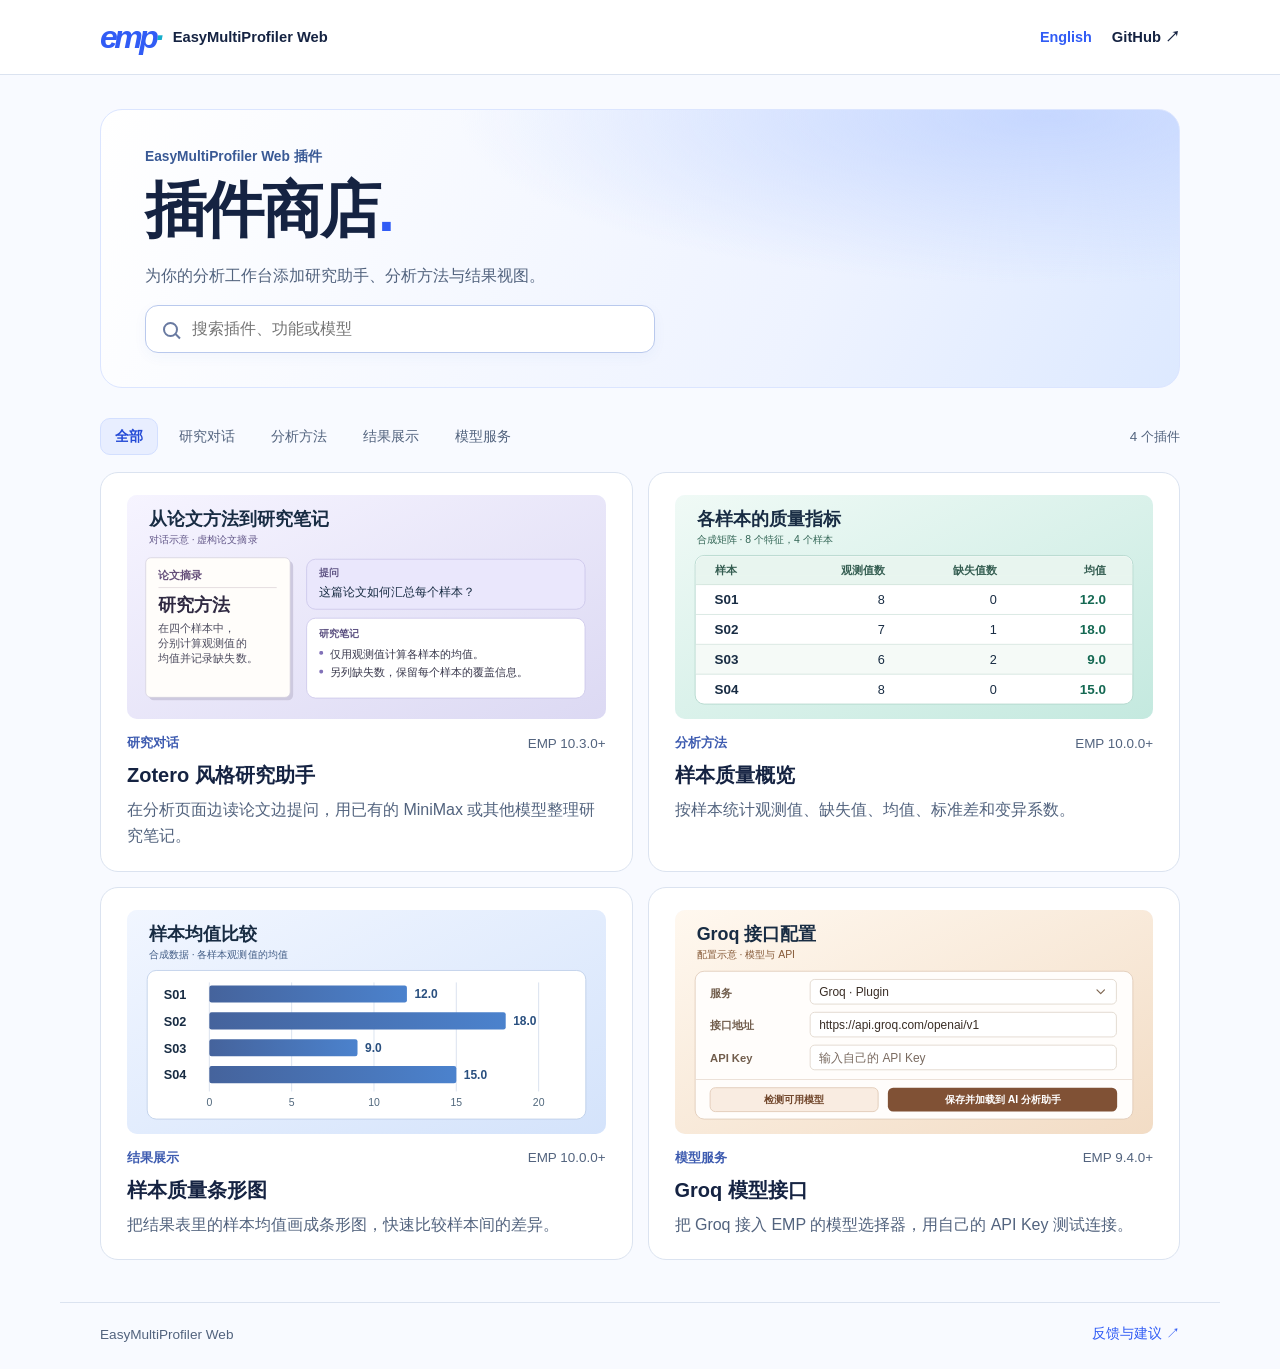
<file: index.html>
<!doctype html>
<html lang="zh-CN"><head><meta charset="utf-8"><meta name="viewport" content="width=device-width, initial-scale=1"><meta name="description" content="为你的分析工作台添加研究助手、分析方法与结果视图。"><title>EasyMultiProfiler Web 插件 · EMP Web</title><link rel="stylesheet" href="store.css"></head>
<body><header><nav aria-label="主导航"><a class="brand" href="index.html"><b>emp<span>·</span></b><span>EasyMultiProfiler Web</span></a><div class="navlinks"><a class="language" hreflang="en" href="en/index.html" lang="en">English</a> <a href="https://github.com/xielab2017/EasyMultiProfiler-Web-Plugins" class="repo">GitHub ↗</a></div></nav></header><main><section class="intro"><div class="eyebrow">EasyMultiProfiler Web 插件</div><h1>插件商店<span>.</span></h1><p>为你的分析工作台添加研究助手、分析方法与结果视图。</p><form role="search" onsubmit="return false"><span aria-hidden="true" class="magnifier"></span><input type="search" id="search" aria-label="搜索插件" placeholder="搜索插件、功能或模型"></form></section>
<section class="list" aria-label="插件目录"><div class="toolbar"><div class="filters" aria-label="插件类型"><button type="button" aria-pressed="true" data-filter="-1">全部</button><button type="button" aria-pressed="false" data-filter="0">研究对话</button><button type="button" aria-pressed="false" data-filter="1">分析方法</button><button type="button" aria-pressed="false" data-filter="2">结果展示</button><button type="button" aria-pressed="false" data-filter="3">模型服务</button></div><span id="count" role="status">4 个插件</span></div><div class="grid"><article class="card" data-kind="0" data-search="zotero-style-chat Zotero 风格研究助手 Zotero-style research chat 在分析页面边读论文边提问，用已有的 MiniMax 或其他模型整理研究笔记。 Read papers alongside your analysis. Use an existing MiniMax or other model connection to turn a question into a research note."><img class="plugin-preview" loading="lazy" src="assets/previews/zotero-style-chat-zh.svg" alt="研究对话示意，展示方法提问与研究笔记。"><div class="meta"><span>研究对话</span><span>EMP 10.3.0+</span></div><h2><a href="examples/zotero-style-chat/index.html" class="">Zotero 风格研究助手</a></h2><p>在分析页面边读论文边提问，用已有的 MiniMax 或其他模型整理研究笔记。</p></article><article class="card" data-kind="1" data-search="sample-quality 样本质量概览 Sample quality summary 按样本统计观测值、缺失值、均值、标准差和变异系数。 Calculate observed and missing values, mean, standard deviation and coefficient of variation for each sample."><img class="plugin-preview" loading="lazy" src="assets/previews/sample-quality-zh.svg" alt="合成样本的质量统计表示例。"><div class="meta"><span>分析方法</span><span>EMP 10.0.0+</span></div><h2><a href="examples/sample-quality/index.html" class="">样本质量概览</a></h2><p>按样本统计观测值、缺失值、均值、标准差和变异系数。</p></article><article class="card" data-kind="2" data-search="quality-bars 样本质量条形图 Sample quality bars 把结果表里的样本均值画成条形图，快速比较样本间的差异。 Compare sample means from an existing result table in a bar chart."><img class="plugin-preview" loading="lazy" src="assets/previews/quality-bars-zh.svg" alt="用与质量统计表相同的合成样本展示均值。"><div class="meta"><span>结果展示</span><span>EMP 10.0.0+</span></div><h2><a href="examples/quality-bars/index.html" class="">样本质量条形图</a></h2><p>把结果表里的样本均值画成条形图，快速比较样本间的差异。</p></article><article class="card" data-kind="3" data-search="groq Groq 模型接口 Groq model provider 把 Groq 接入 EMP 的模型选择器，用自己的 API Key 测试连接。 Add Groq to the EMP model selector and test the connection with your own API key."><img class="plugin-preview" loading="lazy" src="assets/previews/groq-zh.svg" alt="Groq 模型配置与连接操作示意。"><div class="meta"><span>模型服务</span><span>EMP 9.4.0+</span></div><h2><a href="ai-providers/groq/index.html" class="">Groq 模型接口</a></h2><p>把 Groq 接入 EMP 的模型选择器，用自己的 API Key 测试连接。</p></article></div><p id="empty" hidden>没有匹配的插件。请尝试其他关键词或类型。</p></section><script src="store.js" defer></script></main><footer><span>EasyMultiProfiler Web</span><a href="https://github.com/xielab2017/EasyMultiProfiler-Web-Plugins/issues" class="">反馈与建议 ↗</a></footer></body></html>
</file>
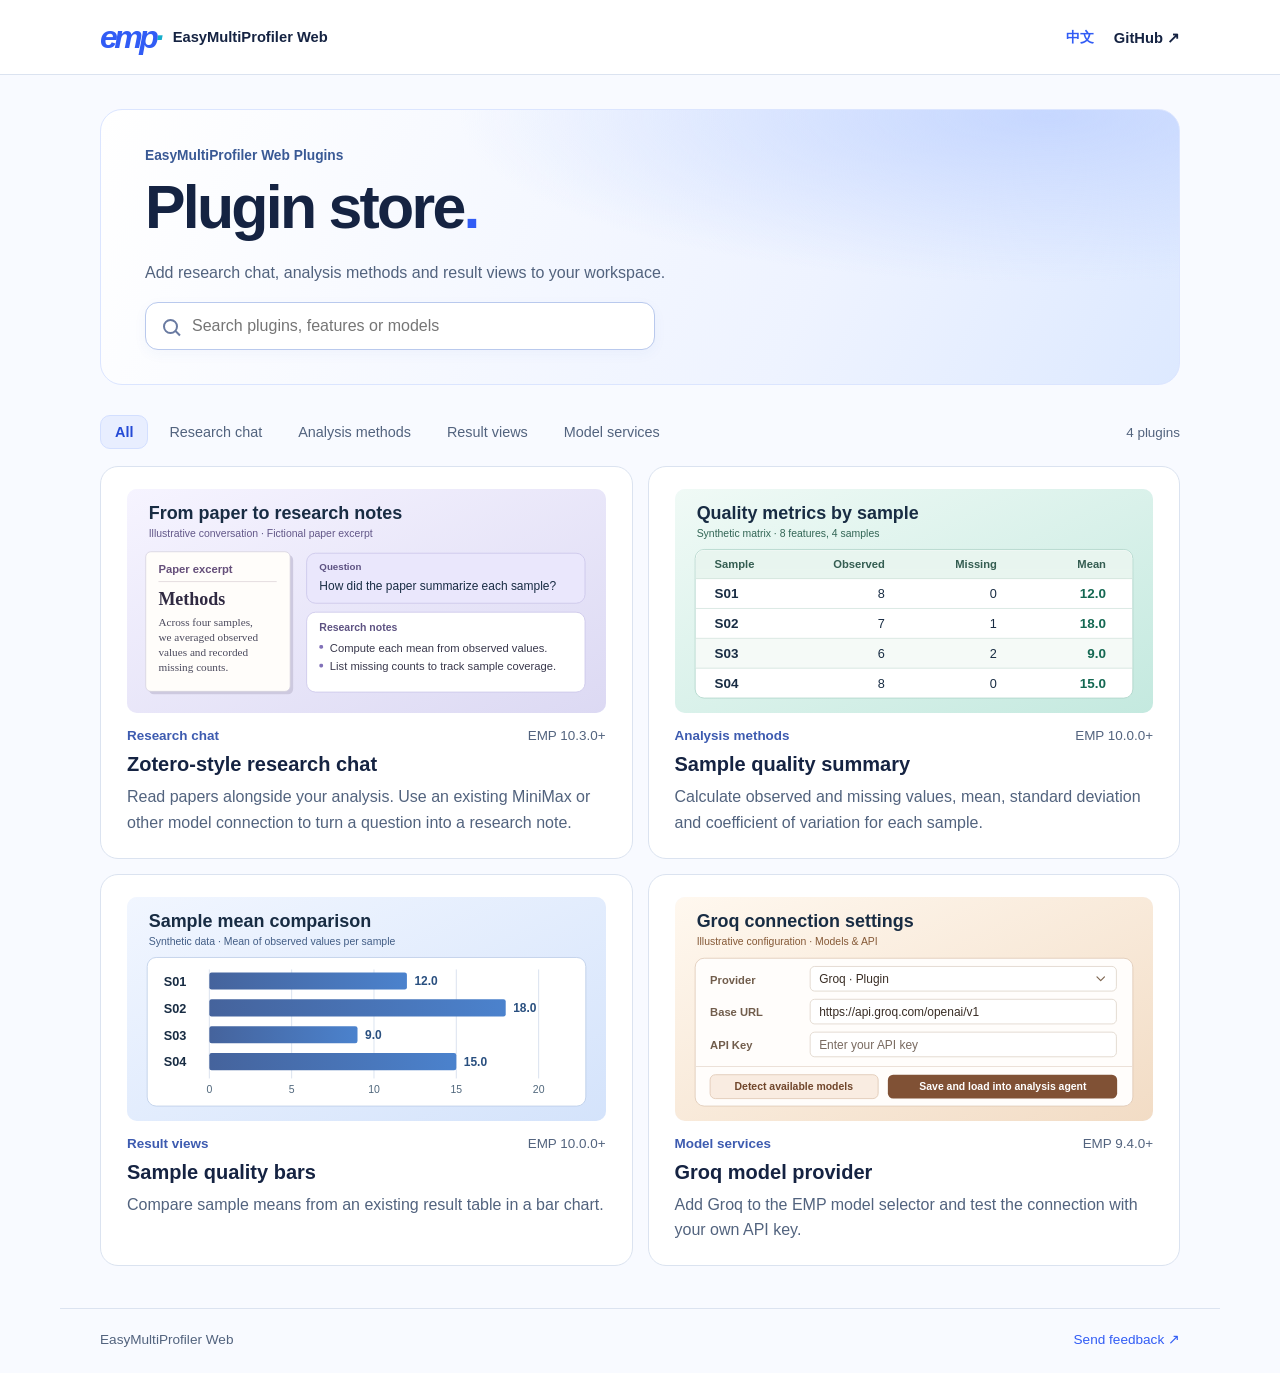
<file: en/index.html>
<!doctype html>
<html lang="en"><head><meta charset="utf-8"><meta name="viewport" content="width=device-width, initial-scale=1"><meta name="description" content="Add research chat, analysis methods and result views to your workspace."><title>EasyMultiProfiler Web Plugins · EMP Web</title><link rel="stylesheet" href="../store.css"></head>
<body><header><nav aria-label="Main navigation"><a class="brand" href="index.html"><b>emp<span>·</span></b><span>EasyMultiProfiler Web</span></a><div class="navlinks"><a class="language" hreflang="zh-CN" href="../index.html" lang="zh-CN">中文</a> <a href="https://github.com/xielab2017/EasyMultiProfiler-Web-Plugins" class="repo">GitHub ↗</a></div></nav></header><main><section class="intro"><div class="eyebrow">EasyMultiProfiler Web Plugins</div><h1>Plugin store<span>.</span></h1><p>Add research chat, analysis methods and result views to your workspace.</p><form role="search" onsubmit="return false"><span aria-hidden="true" class="magnifier"></span><input type="search" id="search" aria-label="Search plugins" placeholder="Search plugins, features or models"></form></section>
<section class="list" aria-label="Plugin catalog"><div class="toolbar"><div class="filters" aria-label="Plugin categories"><button type="button" aria-pressed="true" data-filter="-1">All</button><button type="button" aria-pressed="false" data-filter="0">Research chat</button><button type="button" aria-pressed="false" data-filter="1">Analysis methods</button><button type="button" aria-pressed="false" data-filter="2">Result views</button><button type="button" aria-pressed="false" data-filter="3">Model services</button></div><span id="count" role="status">4 plugins</span></div><div class="grid"><article class="card" data-kind="0" data-search="zotero-style-chat Zotero 风格研究助手 Zotero-style research chat 在分析页面边读论文边提问，用已有的 MiniMax 或其他模型整理研究笔记。 Read papers alongside your analysis. Use an existing MiniMax or other model connection to turn a question into a research note."><img class="plugin-preview" loading="lazy" src="../assets/previews/zotero-style-chat-en.svg" alt="Illustration of a methods question and a research note."><div class="meta"><span>Research chat</span><span>EMP 10.3.0+</span></div><h2><a href="examples/zotero-style-chat/index.html" class="">Zotero-style research chat</a></h2><p>Read papers alongside your analysis. Use an existing MiniMax or other model connection to turn a question into a research note.</p></article><article class="card" data-kind="1" data-search="sample-quality 样本质量概览 Sample quality summary 按样本统计观测值、缺失值、均值、标准差和变异系数。 Calculate observed and missing values, mean, standard deviation and coefficient of variation for each sample."><img class="plugin-preview" loading="lazy" src="../assets/previews/sample-quality-en.svg" alt="Example quality table for synthetic samples."><div class="meta"><span>Analysis methods</span><span>EMP 10.0.0+</span></div><h2><a href="examples/sample-quality/index.html" class="">Sample quality summary</a></h2><p>Calculate observed and missing values, mean, standard deviation and coefficient of variation for each sample.</p></article><article class="card" data-kind="2" data-search="quality-bars 样本质量条形图 Sample quality bars 把结果表里的样本均值画成条形图，快速比较样本间的差异。 Compare sample means from an existing result table in a bar chart."><img class="plugin-preview" loading="lazy" src="../assets/previews/quality-bars-en.svg" alt="Bar chart of mean values from the same synthetic samples as the quality table."><div class="meta"><span>Result views</span><span>EMP 10.0.0+</span></div><h2><a href="examples/quality-bars/index.html" class="">Sample quality bars</a></h2><p>Compare sample means from an existing result table in a bar chart.</p></article><article class="card" data-kind="3" data-search="groq Groq 模型接口 Groq model provider 把 Groq 接入 EMP 的模型选择器，用自己的 API Key 测试连接。 Add Groq to the EMP model selector and test the connection with your own API key."><img class="plugin-preview" loading="lazy" src="../assets/previews/groq-en.svg" alt="Example Groq provider configuration and connection controls."><div class="meta"><span>Model services</span><span>EMP 9.4.0+</span></div><h2><a href="ai-providers/groq/index.html" class="">Groq model provider</a></h2><p>Add Groq to the EMP model selector and test the connection with your own API key.</p></article></div><p id="empty" hidden>No matching plugins. Try another keyword or category.</p></section><script src="../store.js" defer></script></main><footer><span>EasyMultiProfiler Web</span><a href="https://github.com/xielab2017/EasyMultiProfiler-Web-Plugins/issues" class="">Send feedback ↗</a></footer></body></html>
</file>
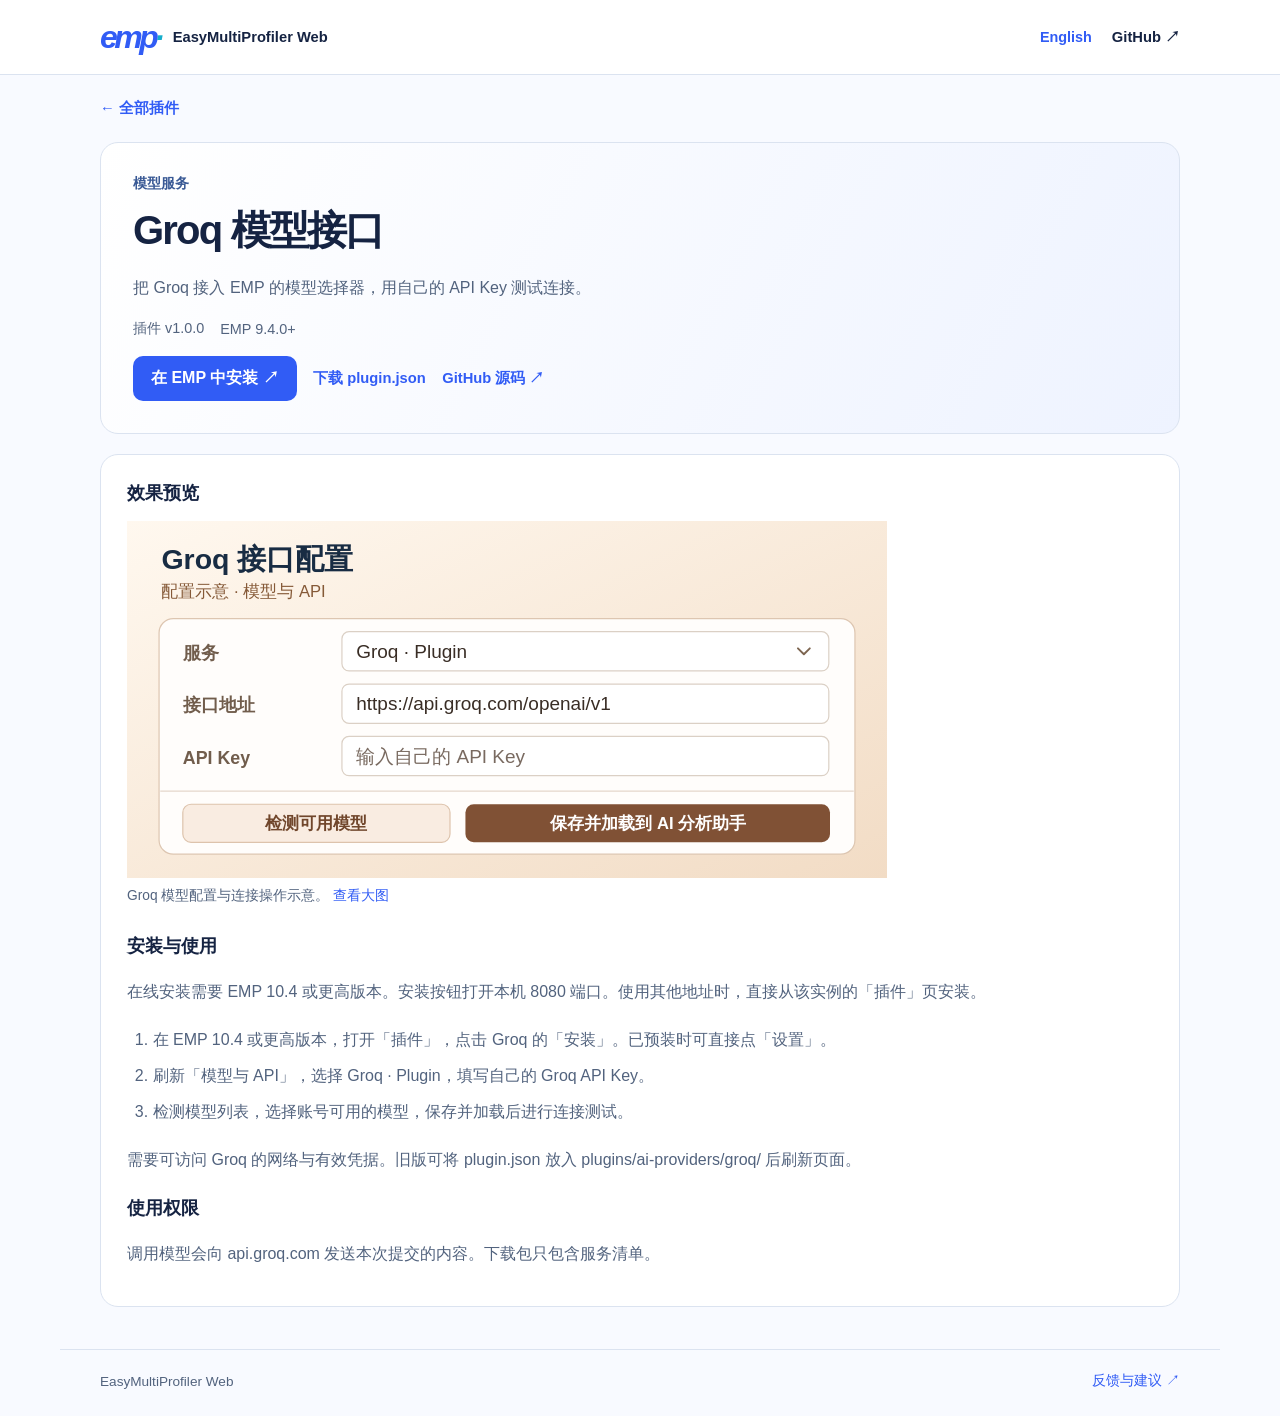
<file: ai-providers/groq/index.html>
<!doctype html>
<html lang="zh-CN"><head><meta charset="utf-8"><meta name="viewport" content="width=device-width, initial-scale=1"><meta name="description" content="把 Groq 接入 EMP 的模型选择器，用自己的 API Key 测试连接。"><title>Groq 模型接口 · EMP Web</title><link rel="stylesheet" href="../../store.css"></head>
<body><header><nav aria-label="主导航"><a class="brand" href="../../index.html"><b>emp<span>·</span></b><span>EasyMultiProfiler Web</span></a><div class="navlinks"><a class="language" hreflang="en" href="../../en/ai-providers/groq/index.html" lang="en">English</a> <a href="https://github.com/xielab2017/EasyMultiProfiler-Web-Plugins" class="repo">GitHub ↗</a></div></nav></header><main><div class="back"><a href="../../index.html" class="">← 全部插件</a></div>
<section class="detail"><div class="eyebrow">模型服务</div><h1>Groq 模型接口</h1><p class="lead">把 Groq 接入 EMP 的模型选择器，用自己的 API Key 测试连接。</p><div class="facts"><span>插件 v1.0.0</span><span>EMP 9.4.0+</span></div><a href="http://127.0.0.1:8080/#plugins/groq" class="primary">在 EMP 中安装 ↗</a> <a class="source" href="plugin.json" download="plugin.json">下载 plugin.json</a> <a href="https://github.com/xielab2017/EasyMultiProfiler-Web-Plugins/tree/main/ai-providers/groq" class="source">GitHub 源码 ↗</a></section>
<section class="guide"><h2>效果预览</h2><figure><a href="../../assets/previews/groq-zh.svg"><img class="plugin-preview" loading="lazy" src="../../assets/previews/groq-zh.svg" alt="Groq 模型配置与连接操作示意。"></a><figcaption>Groq 模型配置与连接操作示意。 <a href="../../assets/previews/groq-zh.svg" class="">查看大图</a></figcaption></figure><h2>安装与使用</h2><p>在线安装需要 EMP 10.4 或更高版本。安装按钮打开本机 8080 端口。使用其他地址时，直接从该实例的「插件」页安装。</p><ol><li>在 EMP 10.4 或更高版本，打开「插件」，点击 Groq 的「安装」。已预装时可直接点「设置」。</li><li>刷新「模型与 API」，选择 Groq · Plugin，填写自己的 Groq API Key。</li><li>检测模型列表，选择账号可用的模型，保存并加载后进行连接测试。</li></ol><p>需要可访问 Groq 的网络与有效凭据。旧版可将 plugin.json 放入 plugins/ai-providers/groq/ 后刷新页面。</p><h2>使用权限</h2><p>调用模型会向 api.groq.com 发送本次提交的内容。下载包只包含服务清单。</p></section></main><footer><span>EasyMultiProfiler Web</span><a href="https://github.com/xielab2017/EasyMultiProfiler-Web-Plugins/issues" class="">反馈与建议 ↗</a></footer></body></html>
</file>
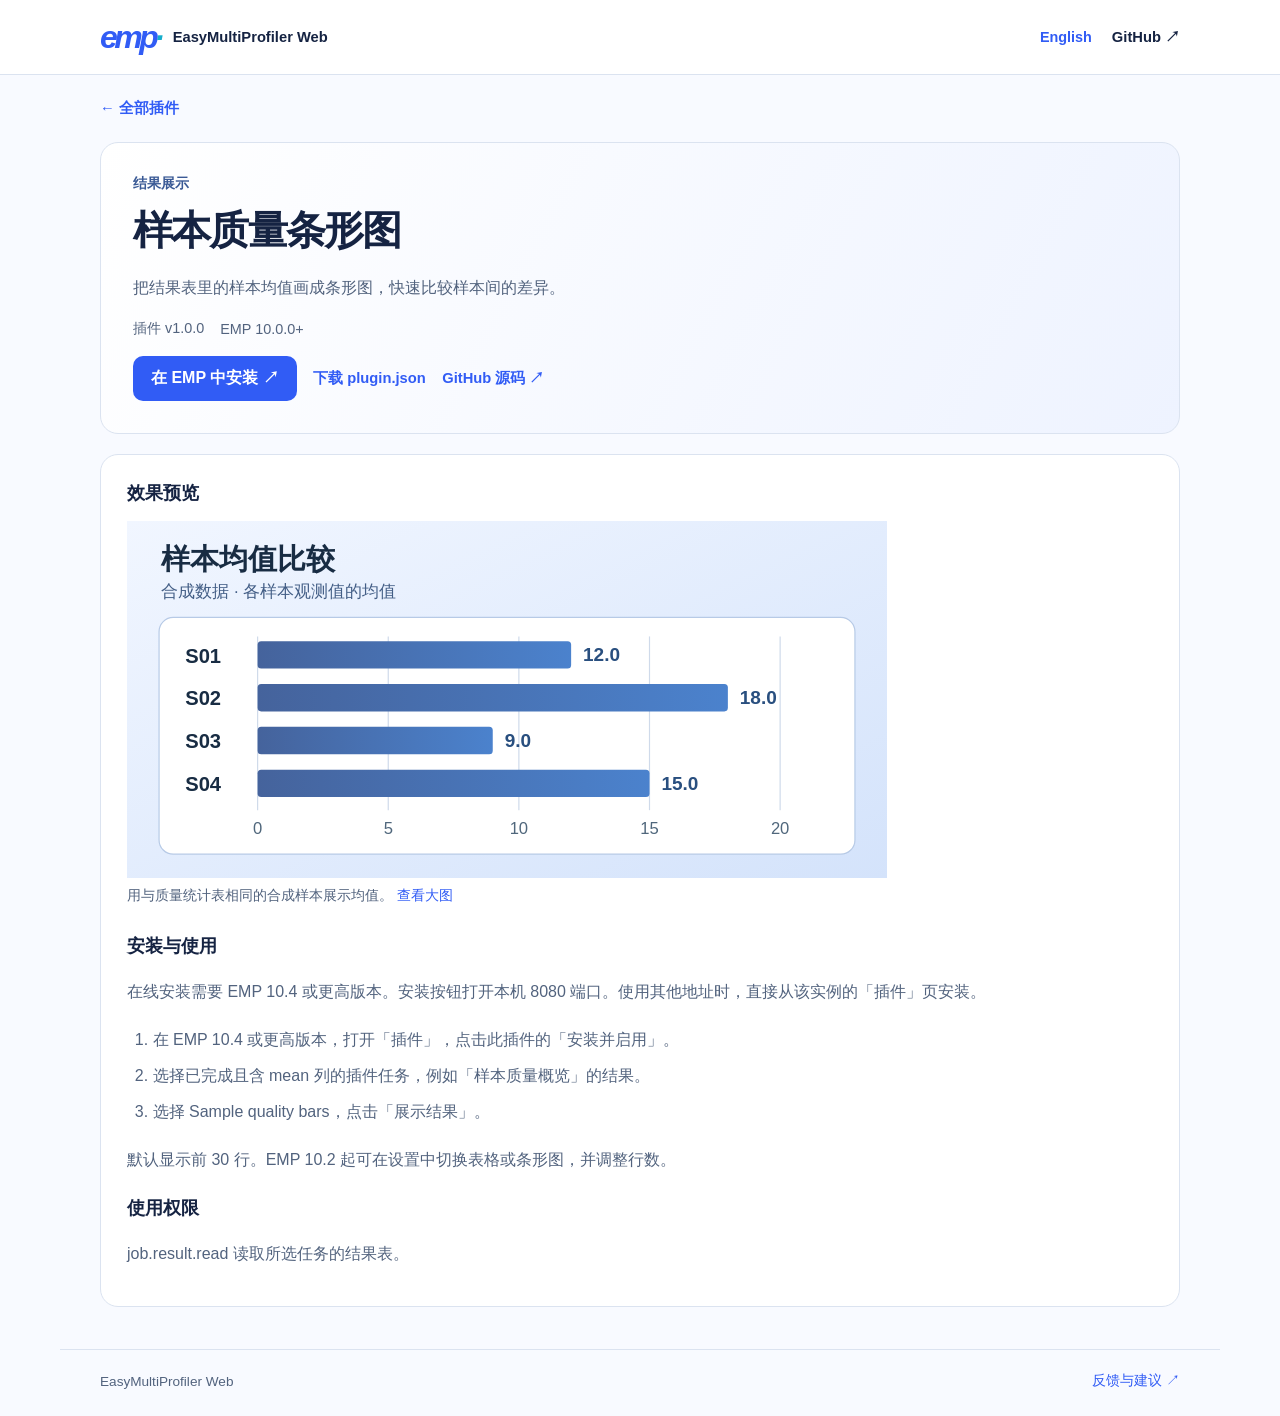
<file: examples/quality-bars/index.html>
<!doctype html>
<html lang="zh-CN"><head><meta charset="utf-8"><meta name="viewport" content="width=device-width, initial-scale=1"><meta name="description" content="把结果表里的样本均值画成条形图，快速比较样本间的差异。"><title>样本质量条形图 · EMP Web</title><link rel="stylesheet" href="../../store.css"></head>
<body><header><nav aria-label="主导航"><a class="brand" href="../../index.html"><b>emp<span>·</span></b><span>EasyMultiProfiler Web</span></a><div class="navlinks"><a class="language" hreflang="en" href="../../en/examples/quality-bars/index.html" lang="en">English</a> <a href="https://github.com/xielab2017/EasyMultiProfiler-Web-Plugins" class="repo">GitHub ↗</a></div></nav></header><main><div class="back"><a href="../../index.html" class="">← 全部插件</a></div>
<section class="detail"><div class="eyebrow">结果展示</div><h1>样本质量条形图</h1><p class="lead">把结果表里的样本均值画成条形图，快速比较样本间的差异。</p><div class="facts"><span>插件 v1.0.0</span><span>EMP 10.0.0+</span></div><a href="http://127.0.0.1:8080/#plugins/quality-bars" class="primary">在 EMP 中安装 ↗</a> <a class="source" href="plugin.json" download="plugin.json">下载 plugin.json</a> <a href="https://github.com/xielab2017/EasyMultiProfiler-Web-Plugins/tree/main/examples/quality-bars" class="source">GitHub 源码 ↗</a></section>
<section class="guide"><h2>效果预览</h2><figure><a href="../../assets/previews/quality-bars-zh.svg"><img class="plugin-preview" loading="lazy" src="../../assets/previews/quality-bars-zh.svg" alt="用与质量统计表相同的合成样本展示均值。"></a><figcaption>用与质量统计表相同的合成样本展示均值。 <a href="../../assets/previews/quality-bars-zh.svg" class="">查看大图</a></figcaption></figure><h2>安装与使用</h2><p>在线安装需要 EMP 10.4 或更高版本。安装按钮打开本机 8080 端口。使用其他地址时，直接从该实例的「插件」页安装。</p><ol><li>在 EMP 10.4 或更高版本，打开「插件」，点击此插件的「安装并启用」。</li><li>选择已完成且含 mean 列的插件任务，例如「样本质量概览」的结果。</li><li>选择 Sample quality bars，点击「展示结果」。</li></ol><p>默认显示前 30 行。EMP 10.2 起可在设置中切换表格或条形图，并调整行数。</p><h2>使用权限</h2><p>job.result.read 读取所选任务的结果表。</p></section></main><footer><span>EasyMultiProfiler Web</span><a href="https://github.com/xielab2017/EasyMultiProfiler-Web-Plugins/issues" class="">反馈与建议 ↗</a></footer></body></html>
</file>
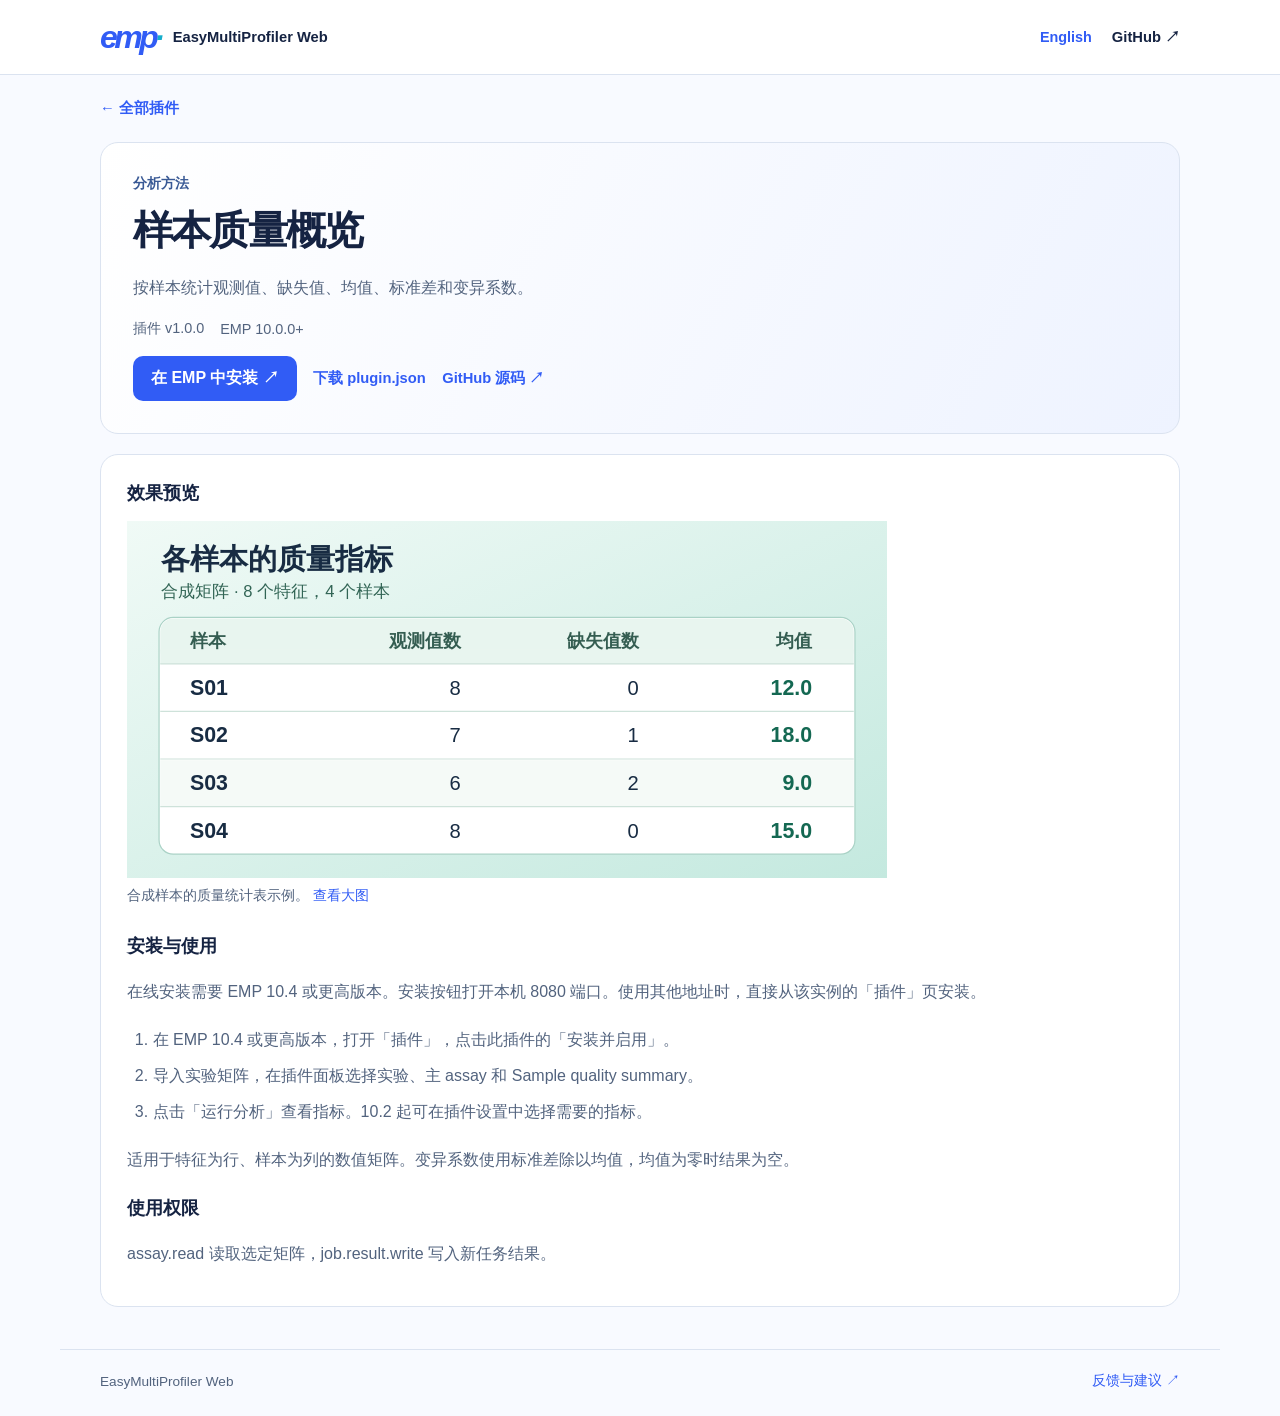
<file: examples/sample-quality/index.html>
<!doctype html>
<html lang="zh-CN"><head><meta charset="utf-8"><meta name="viewport" content="width=device-width, initial-scale=1"><meta name="description" content="按样本统计观测值、缺失值、均值、标准差和变异系数。"><title>样本质量概览 · EMP Web</title><link rel="stylesheet" href="../../store.css"></head>
<body><header><nav aria-label="主导航"><a class="brand" href="../../index.html"><b>emp<span>·</span></b><span>EasyMultiProfiler Web</span></a><div class="navlinks"><a class="language" hreflang="en" href="../../en/examples/sample-quality/index.html" lang="en">English</a> <a href="https://github.com/xielab2017/EasyMultiProfiler-Web-Plugins" class="repo">GitHub ↗</a></div></nav></header><main><div class="back"><a href="../../index.html" class="">← 全部插件</a></div>
<section class="detail"><div class="eyebrow">分析方法</div><h1>样本质量概览</h1><p class="lead">按样本统计观测值、缺失值、均值、标准差和变异系数。</p><div class="facts"><span>插件 v1.0.0</span><span>EMP 10.0.0+</span></div><a href="http://127.0.0.1:8080/#plugins/sample-quality" class="primary">在 EMP 中安装 ↗</a> <a class="source" href="plugin.json" download="plugin.json">下载 plugin.json</a> <a href="https://github.com/xielab2017/EasyMultiProfiler-Web-Plugins/tree/main/examples/sample-quality" class="source">GitHub 源码 ↗</a></section>
<section class="guide"><h2>效果预览</h2><figure><a href="../../assets/previews/sample-quality-zh.svg"><img class="plugin-preview" loading="lazy" src="../../assets/previews/sample-quality-zh.svg" alt="合成样本的质量统计表示例。"></a><figcaption>合成样本的质量统计表示例。 <a href="../../assets/previews/sample-quality-zh.svg" class="">查看大图</a></figcaption></figure><h2>安装与使用</h2><p>在线安装需要 EMP 10.4 或更高版本。安装按钮打开本机 8080 端口。使用其他地址时，直接从该实例的「插件」页安装。</p><ol><li>在 EMP 10.4 或更高版本，打开「插件」，点击此插件的「安装并启用」。</li><li>导入实验矩阵，在插件面板选择实验、主 assay 和 Sample quality summary。</li><li>点击「运行分析」查看指标。10.2 起可在插件设置中选择需要的指标。</li></ol><p>适用于特征为行、样本为列的数值矩阵。变异系数使用标准差除以均值，均值为零时结果为空。</p><h2>使用权限</h2><p>assay.read 读取选定矩阵，job.result.write 写入新任务结果。</p></section></main><footer><span>EasyMultiProfiler Web</span><a href="https://github.com/xielab2017/EasyMultiProfiler-Web-Plugins/issues" class="">反馈与建议 ↗</a></footer></body></html>
</file>
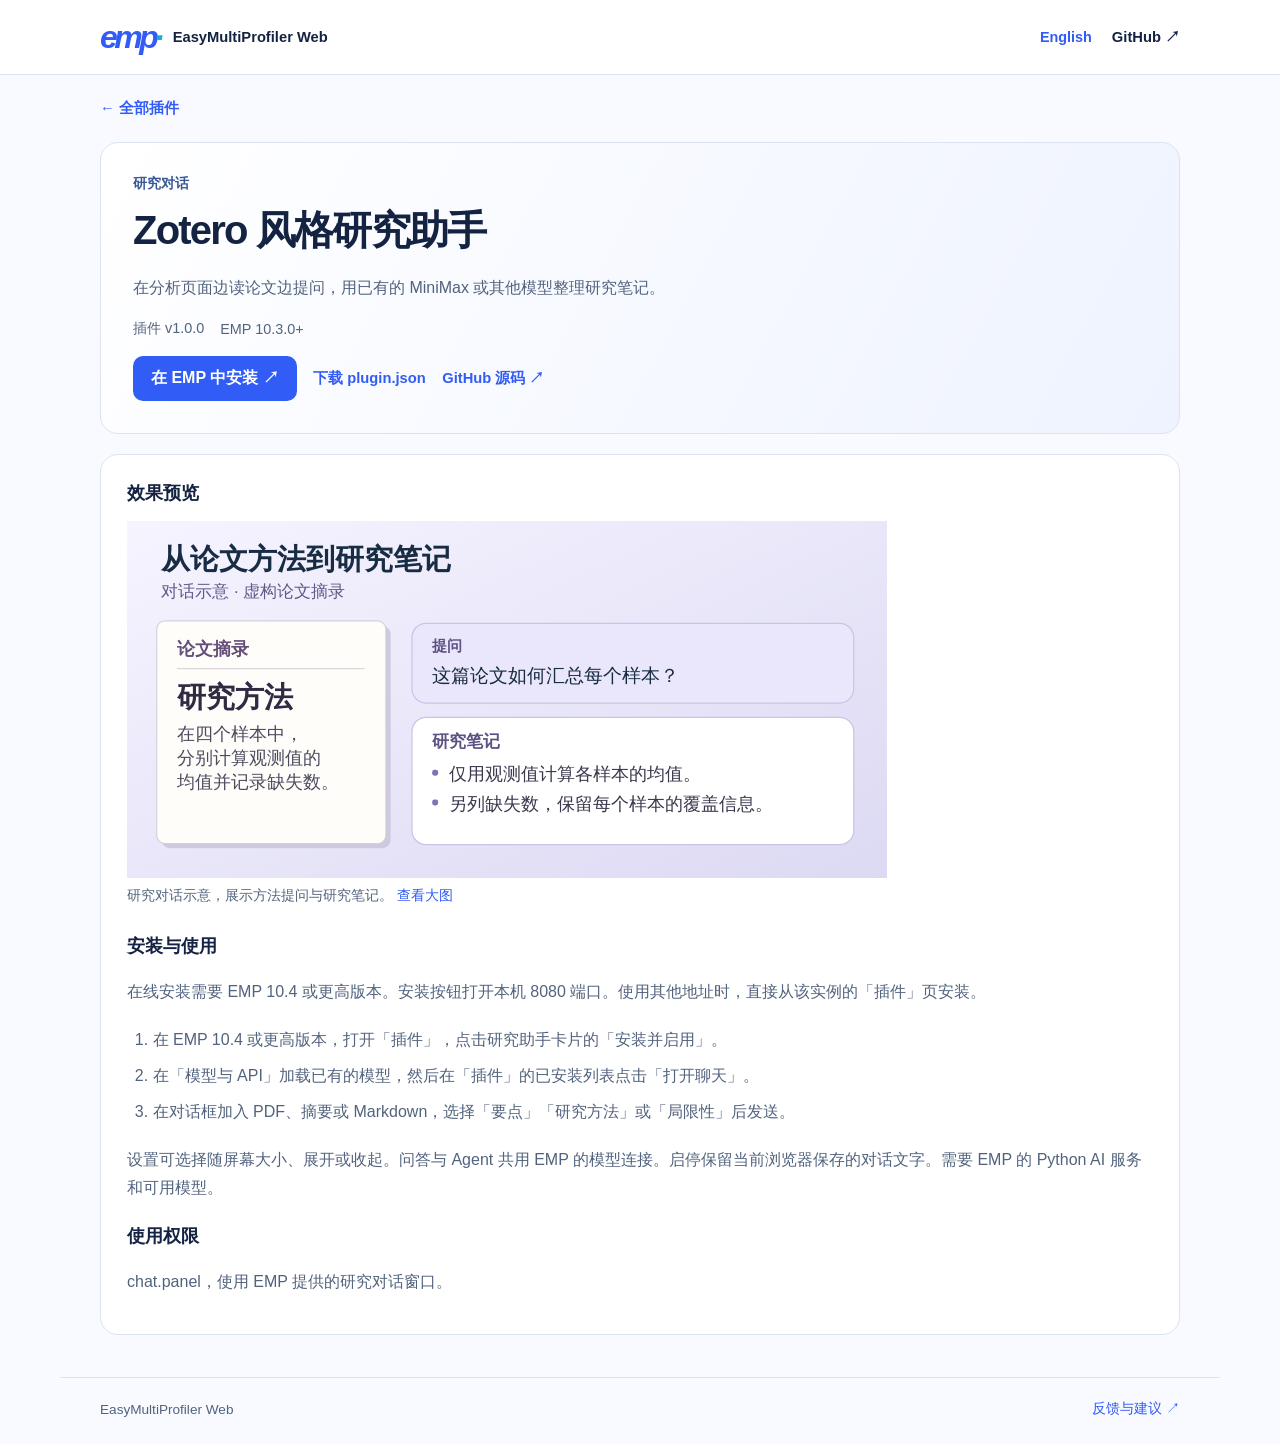
<file: examples/zotero-style-chat/index.html>
<!doctype html>
<html lang="zh-CN"><head><meta charset="utf-8"><meta name="viewport" content="width=device-width, initial-scale=1"><meta name="description" content="在分析页面边读论文边提问，用已有的 MiniMax 或其他模型整理研究笔记。"><title>Zotero 风格研究助手 · EMP Web</title><link rel="stylesheet" href="../../store.css"></head>
<body><header><nav aria-label="主导航"><a class="brand" href="../../index.html"><b>emp<span>·</span></b><span>EasyMultiProfiler Web</span></a><div class="navlinks"><a class="language" hreflang="en" href="../../en/examples/zotero-style-chat/index.html" lang="en">English</a> <a href="https://github.com/xielab2017/EasyMultiProfiler-Web-Plugins" class="repo">GitHub ↗</a></div></nav></header><main><div class="back"><a href="../../index.html" class="">← 全部插件</a></div>
<section class="detail"><div class="eyebrow">研究对话</div><h1>Zotero 风格研究助手</h1><p class="lead">在分析页面边读论文边提问，用已有的 MiniMax 或其他模型整理研究笔记。</p><div class="facts"><span>插件 v1.0.0</span><span>EMP 10.3.0+</span></div><a href="http://127.0.0.1:8080/#plugins/zotero-style-chat" class="primary">在 EMP 中安装 ↗</a> <a class="source" href="plugin.json" download="plugin.json">下载 plugin.json</a> <a href="https://github.com/xielab2017/EasyMultiProfiler-Web-Plugins/tree/main/examples/zotero-style-chat" class="source">GitHub 源码 ↗</a></section>
<section class="guide"><h2>效果预览</h2><figure><a href="../../assets/previews/zotero-style-chat-zh.svg"><img class="plugin-preview" loading="lazy" src="../../assets/previews/zotero-style-chat-zh.svg" alt="研究对话示意，展示方法提问与研究笔记。"></a><figcaption>研究对话示意，展示方法提问与研究笔记。 <a href="../../assets/previews/zotero-style-chat-zh.svg" class="">查看大图</a></figcaption></figure><h2>安装与使用</h2><p>在线安装需要 EMP 10.4 或更高版本。安装按钮打开本机 8080 端口。使用其他地址时，直接从该实例的「插件」页安装。</p><ol><li>在 EMP 10.4 或更高版本，打开「插件」，点击研究助手卡片的「安装并启用」。</li><li>在「模型与 API」加载已有的模型，然后在「插件」的已安装列表点击「打开聊天」。</li><li>在对话框加入 PDF、摘要或 Markdown，选择「要点」「研究方法」或「局限性」后发送。</li></ol><p>设置可选择随屏幕大小、展开或收起。问答与 Agent 共用 EMP 的模型连接。启停保留当前浏览器保存的对话文字。需要 EMP 的 Python AI 服务和可用模型。</p><h2>使用权限</h2><p>chat.panel，使用 EMP 提供的研究对话窗口。</p></section></main><footer><span>EasyMultiProfiler Web</span><a href="https://github.com/xielab2017/EasyMultiProfiler-Web-Plugins/issues" class="">反馈与建议 ↗</a></footer></body></html>
</file>
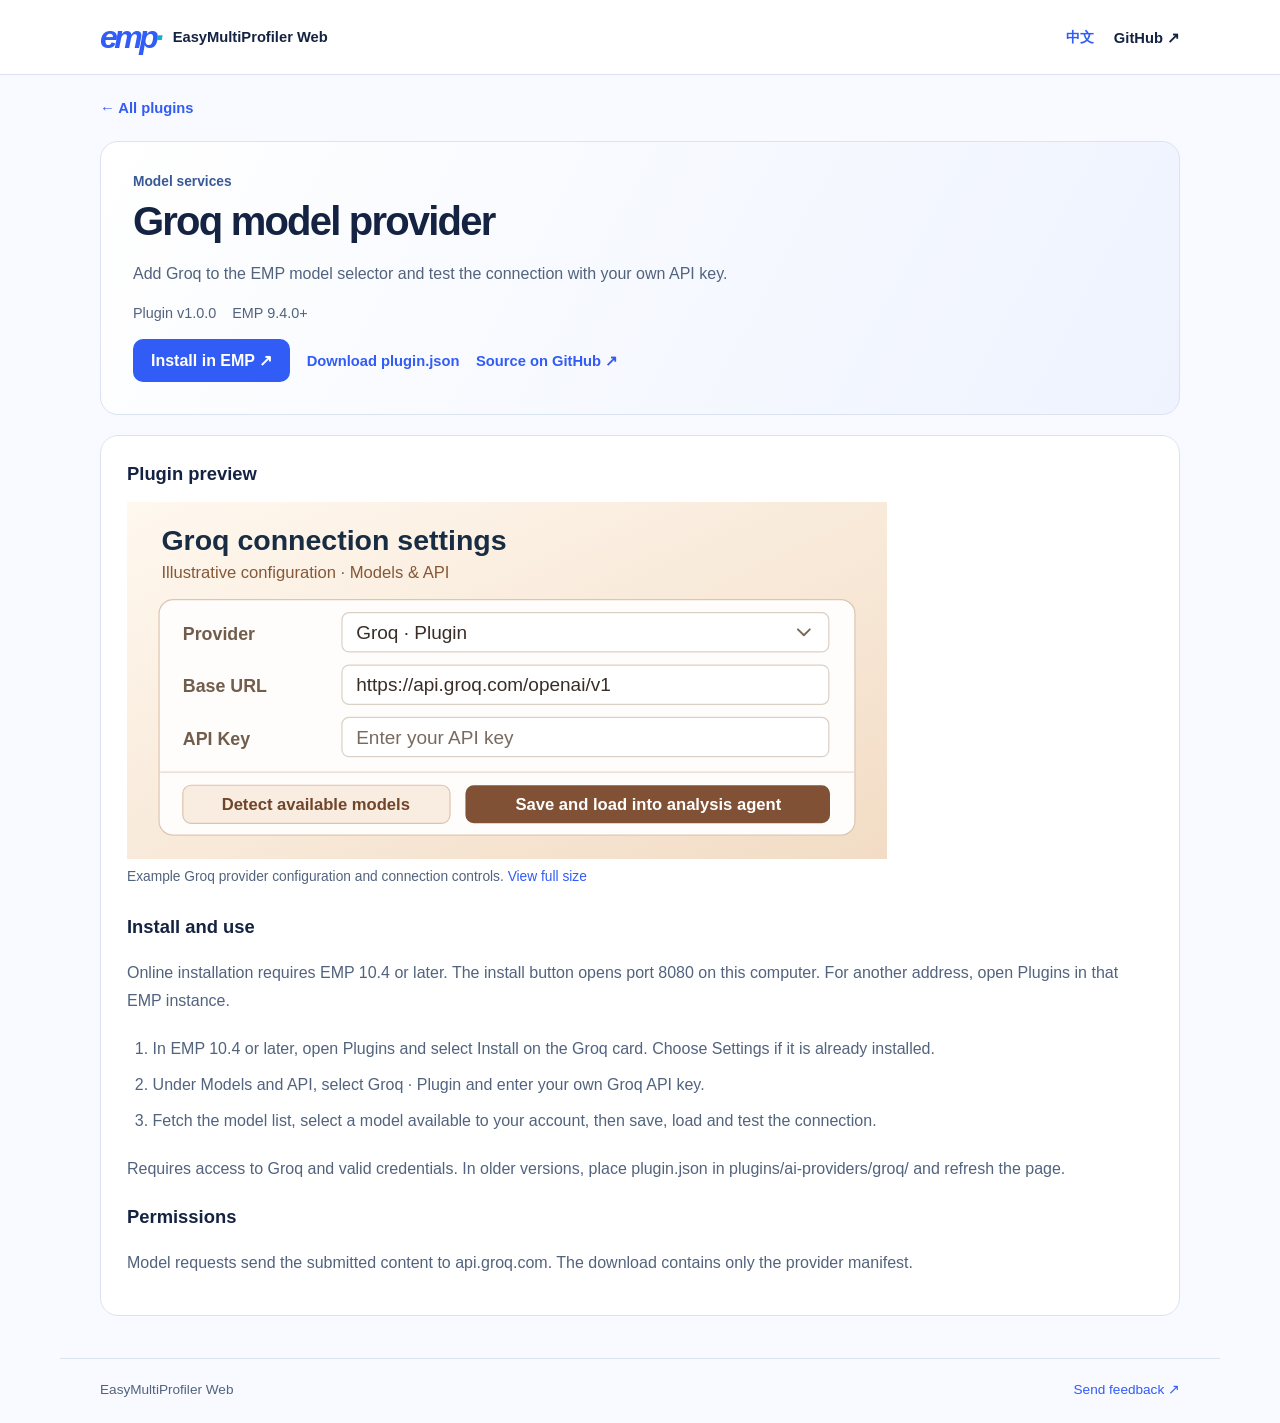
<file: en/ai-providers/groq/index.html>
<!doctype html>
<html lang="en"><head><meta charset="utf-8"><meta name="viewport" content="width=device-width, initial-scale=1"><meta name="description" content="Add Groq to the EMP model selector and test the connection with your own API key."><title>Groq model provider · EMP Web</title><link rel="stylesheet" href="../../../store.css"></head>
<body><header><nav aria-label="Main navigation"><a class="brand" href="../../index.html"><b>emp<span>·</span></b><span>EasyMultiProfiler Web</span></a><div class="navlinks"><a class="language" hreflang="zh-CN" href="../../../ai-providers/groq/index.html" lang="zh-CN">中文</a> <a href="https://github.com/xielab2017/EasyMultiProfiler-Web-Plugins" class="repo">GitHub ↗</a></div></nav></header><main><div class="back"><a href="../../index.html" class="">← All plugins</a></div>
<section class="detail"><div class="eyebrow">Model services</div><h1>Groq model provider</h1><p class="lead">Add Groq to the EMP model selector and test the connection with your own API key.</p><div class="facts"><span>Plugin v1.0.0</span><span>EMP 9.4.0+</span></div><a href="http://127.0.0.1:8080/#plugins/groq" class="primary">Install in EMP ↗</a> <a class="source" href="../../../ai-providers/groq/plugin.json" download="plugin.json">Download plugin.json</a> <a href="https://github.com/xielab2017/EasyMultiProfiler-Web-Plugins/tree/main/ai-providers/groq" class="source">Source on GitHub ↗</a></section>
<section class="guide"><h2>Plugin preview</h2><figure><a href="../../../assets/previews/groq-en.svg"><img class="plugin-preview" loading="lazy" src="../../../assets/previews/groq-en.svg" alt="Example Groq provider configuration and connection controls."></a><figcaption>Example Groq provider configuration and connection controls. <a href="../../../assets/previews/groq-en.svg" class="">View full size</a></figcaption></figure><h2>Install and use</h2><p>Online installation requires EMP 10.4 or later. The install button opens port 8080 on this computer. For another address, open Plugins in that EMP instance.</p><ol><li>In EMP 10.4 or later, open Plugins and select Install on the Groq card. Choose Settings if it is already installed.</li><li>Under Models and API, select Groq · Plugin and enter your own Groq API key.</li><li>Fetch the model list, select a model available to your account, then save, load and test the connection.</li></ol><p>Requires access to Groq and valid credentials. In older versions, place plugin.json in plugins/ai-providers/groq/ and refresh the page.</p><h2>Permissions</h2><p>Model requests send the submitted content to api.groq.com. The download contains only the provider manifest.</p></section></main><footer><span>EasyMultiProfiler Web</span><a href="https://github.com/xielab2017/EasyMultiProfiler-Web-Plugins/issues" class="">Send feedback ↗</a></footer></body></html>
</file>
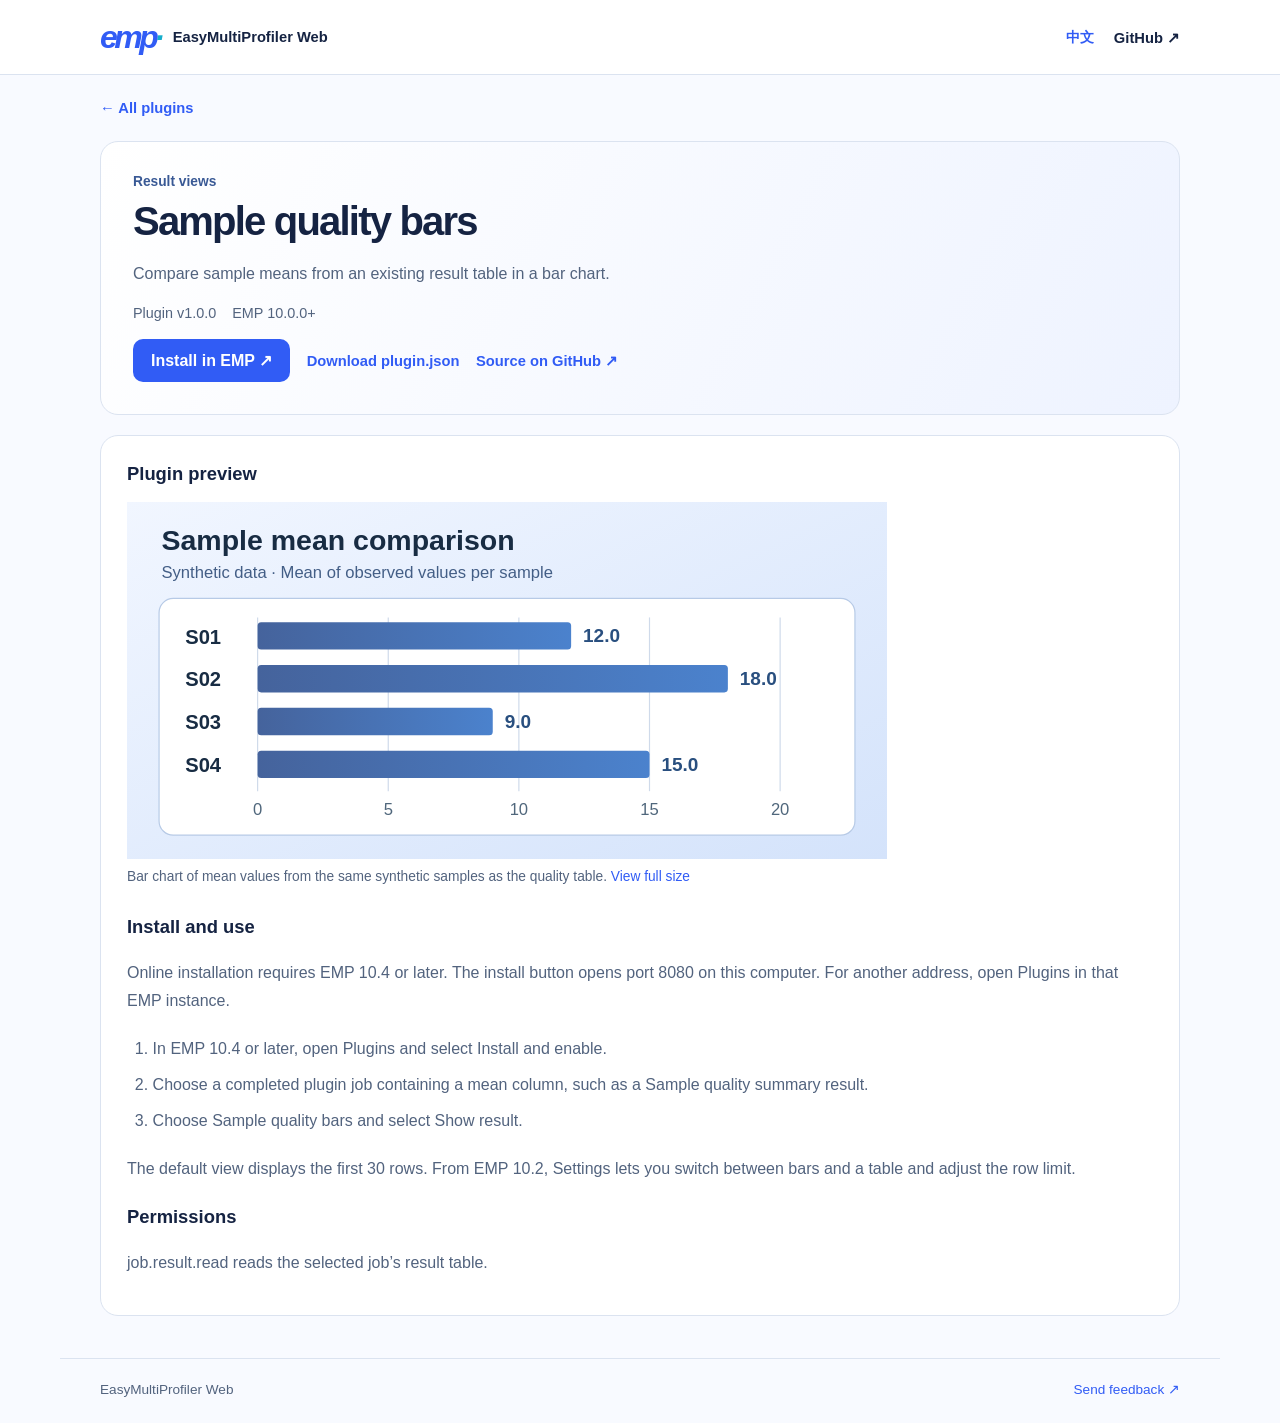
<file: en/examples/quality-bars/index.html>
<!doctype html>
<html lang="en"><head><meta charset="utf-8"><meta name="viewport" content="width=device-width, initial-scale=1"><meta name="description" content="Compare sample means from an existing result table in a bar chart."><title>Sample quality bars · EMP Web</title><link rel="stylesheet" href="../../../store.css"></head>
<body><header><nav aria-label="Main navigation"><a class="brand" href="../../index.html"><b>emp<span>·</span></b><span>EasyMultiProfiler Web</span></a><div class="navlinks"><a class="language" hreflang="zh-CN" href="../../../examples/quality-bars/index.html" lang="zh-CN">中文</a> <a href="https://github.com/xielab2017/EasyMultiProfiler-Web-Plugins" class="repo">GitHub ↗</a></div></nav></header><main><div class="back"><a href="../../index.html" class="">← All plugins</a></div>
<section class="detail"><div class="eyebrow">Result views</div><h1>Sample quality bars</h1><p class="lead">Compare sample means from an existing result table in a bar chart.</p><div class="facts"><span>Plugin v1.0.0</span><span>EMP 10.0.0+</span></div><a href="http://127.0.0.1:8080/#plugins/quality-bars" class="primary">Install in EMP ↗</a> <a class="source" href="../../../examples/quality-bars/plugin.json" download="plugin.json">Download plugin.json</a> <a href="https://github.com/xielab2017/EasyMultiProfiler-Web-Plugins/tree/main/examples/quality-bars" class="source">Source on GitHub ↗</a></section>
<section class="guide"><h2>Plugin preview</h2><figure><a href="../../../assets/previews/quality-bars-en.svg"><img class="plugin-preview" loading="lazy" src="../../../assets/previews/quality-bars-en.svg" alt="Bar chart of mean values from the same synthetic samples as the quality table."></a><figcaption>Bar chart of mean values from the same synthetic samples as the quality table. <a href="../../../assets/previews/quality-bars-en.svg" class="">View full size</a></figcaption></figure><h2>Install and use</h2><p>Online installation requires EMP 10.4 or later. The install button opens port 8080 on this computer. For another address, open Plugins in that EMP instance.</p><ol><li>In EMP 10.4 or later, open Plugins and select Install and enable.</li><li>Choose a completed plugin job containing a mean column, such as a Sample quality summary result.</li><li>Choose Sample quality bars and select Show result.</li></ol><p>The default view displays the first 30 rows. From EMP 10.2, Settings lets you switch between bars and a table and adjust the row limit.</p><h2>Permissions</h2><p>job.result.read reads the selected job’s result table.</p></section></main><footer><span>EasyMultiProfiler Web</span><a href="https://github.com/xielab2017/EasyMultiProfiler-Web-Plugins/issues" class="">Send feedback ↗</a></footer></body></html>
</file>
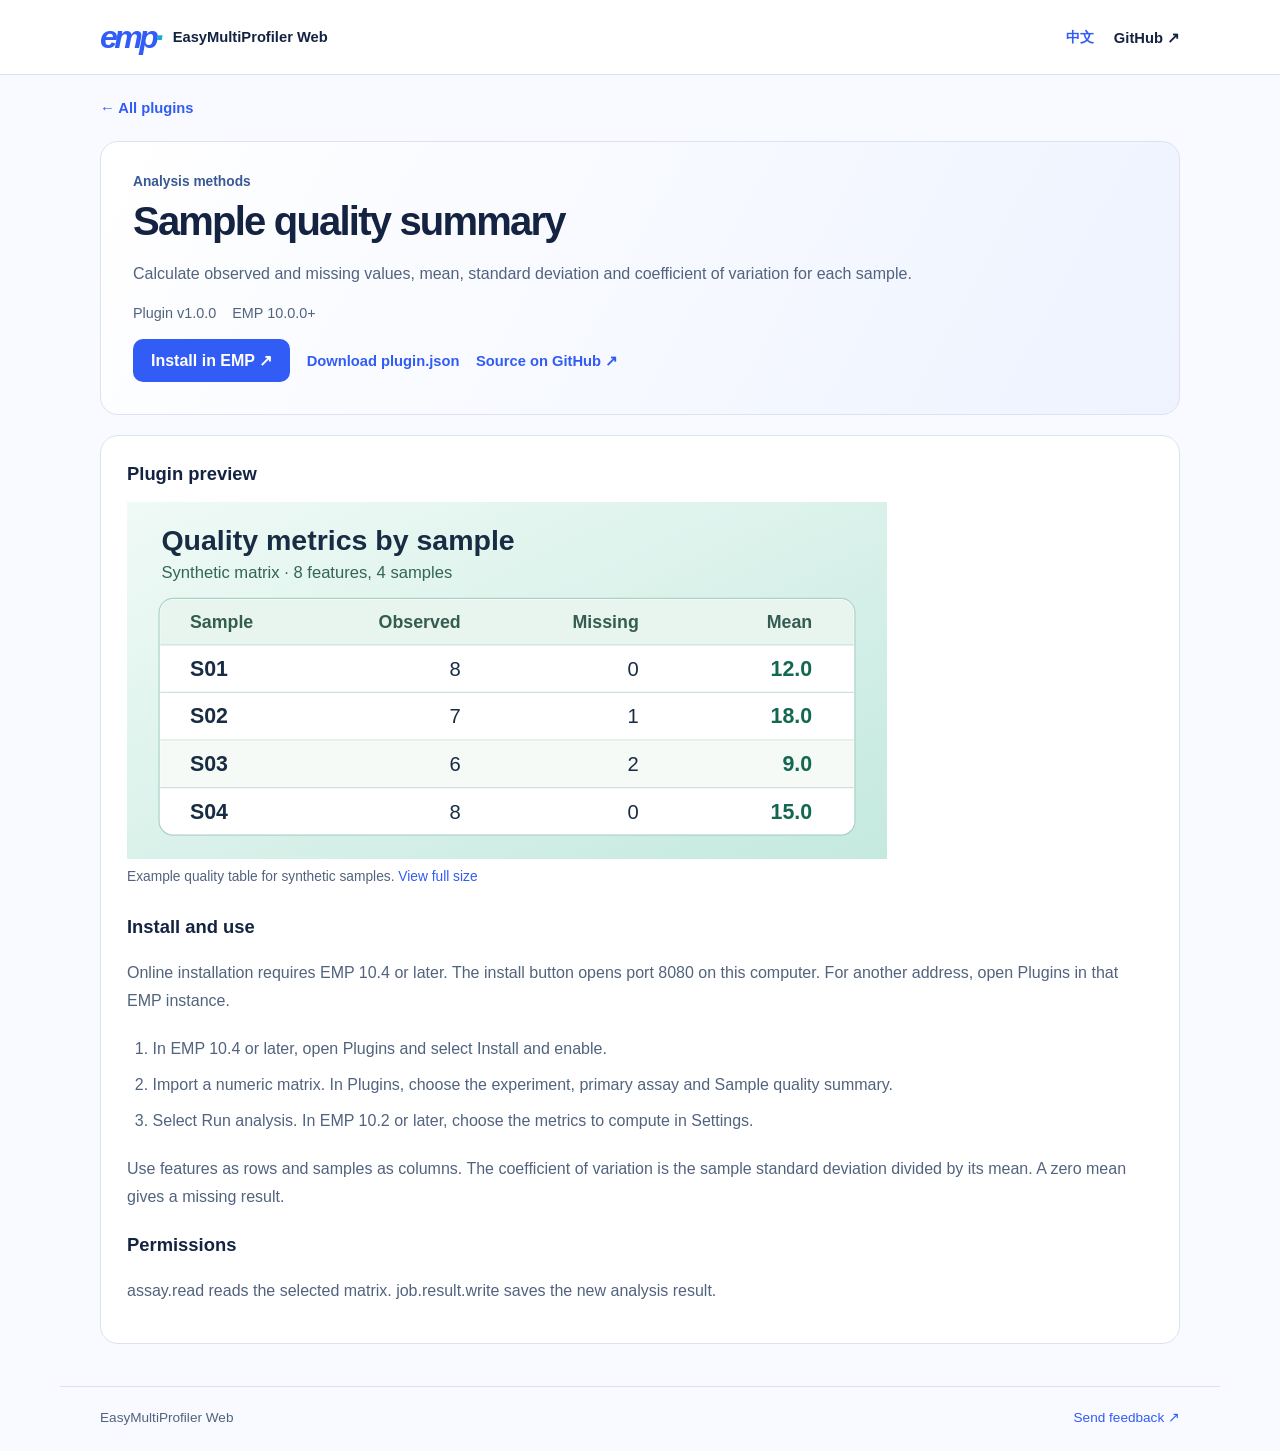
<file: en/examples/sample-quality/index.html>
<!doctype html>
<html lang="en"><head><meta charset="utf-8"><meta name="viewport" content="width=device-width, initial-scale=1"><meta name="description" content="Calculate observed and missing values, mean, standard deviation and coefficient of variation for each sample."><title>Sample quality summary · EMP Web</title><link rel="stylesheet" href="../../../store.css"></head>
<body><header><nav aria-label="Main navigation"><a class="brand" href="../../index.html"><b>emp<span>·</span></b><span>EasyMultiProfiler Web</span></a><div class="navlinks"><a class="language" hreflang="zh-CN" href="../../../examples/sample-quality/index.html" lang="zh-CN">中文</a> <a href="https://github.com/xielab2017/EasyMultiProfiler-Web-Plugins" class="repo">GitHub ↗</a></div></nav></header><main><div class="back"><a href="../../index.html" class="">← All plugins</a></div>
<section class="detail"><div class="eyebrow">Analysis methods</div><h1>Sample quality summary</h1><p class="lead">Calculate observed and missing values, mean, standard deviation and coefficient of variation for each sample.</p><div class="facts"><span>Plugin v1.0.0</span><span>EMP 10.0.0+</span></div><a href="http://127.0.0.1:8080/#plugins/sample-quality" class="primary">Install in EMP ↗</a> <a class="source" href="../../../examples/sample-quality/plugin.json" download="plugin.json">Download plugin.json</a> <a href="https://github.com/xielab2017/EasyMultiProfiler-Web-Plugins/tree/main/examples/sample-quality" class="source">Source on GitHub ↗</a></section>
<section class="guide"><h2>Plugin preview</h2><figure><a href="../../../assets/previews/sample-quality-en.svg"><img class="plugin-preview" loading="lazy" src="../../../assets/previews/sample-quality-en.svg" alt="Example quality table for synthetic samples."></a><figcaption>Example quality table for synthetic samples. <a href="../../../assets/previews/sample-quality-en.svg" class="">View full size</a></figcaption></figure><h2>Install and use</h2><p>Online installation requires EMP 10.4 or later. The install button opens port 8080 on this computer. For another address, open Plugins in that EMP instance.</p><ol><li>In EMP 10.4 or later, open Plugins and select Install and enable.</li><li>Import a numeric matrix. In Plugins, choose the experiment, primary assay and Sample quality summary.</li><li>Select Run analysis. In EMP 10.2 or later, choose the metrics to compute in Settings.</li></ol><p>Use features as rows and samples as columns. The coefficient of variation is the sample standard deviation divided by its mean. A zero mean gives a missing result.</p><h2>Permissions</h2><p>assay.read reads the selected matrix. job.result.write saves the new analysis result.</p></section></main><footer><span>EasyMultiProfiler Web</span><a href="https://github.com/xielab2017/EasyMultiProfiler-Web-Plugins/issues" class="">Send feedback ↗</a></footer></body></html>
</file>
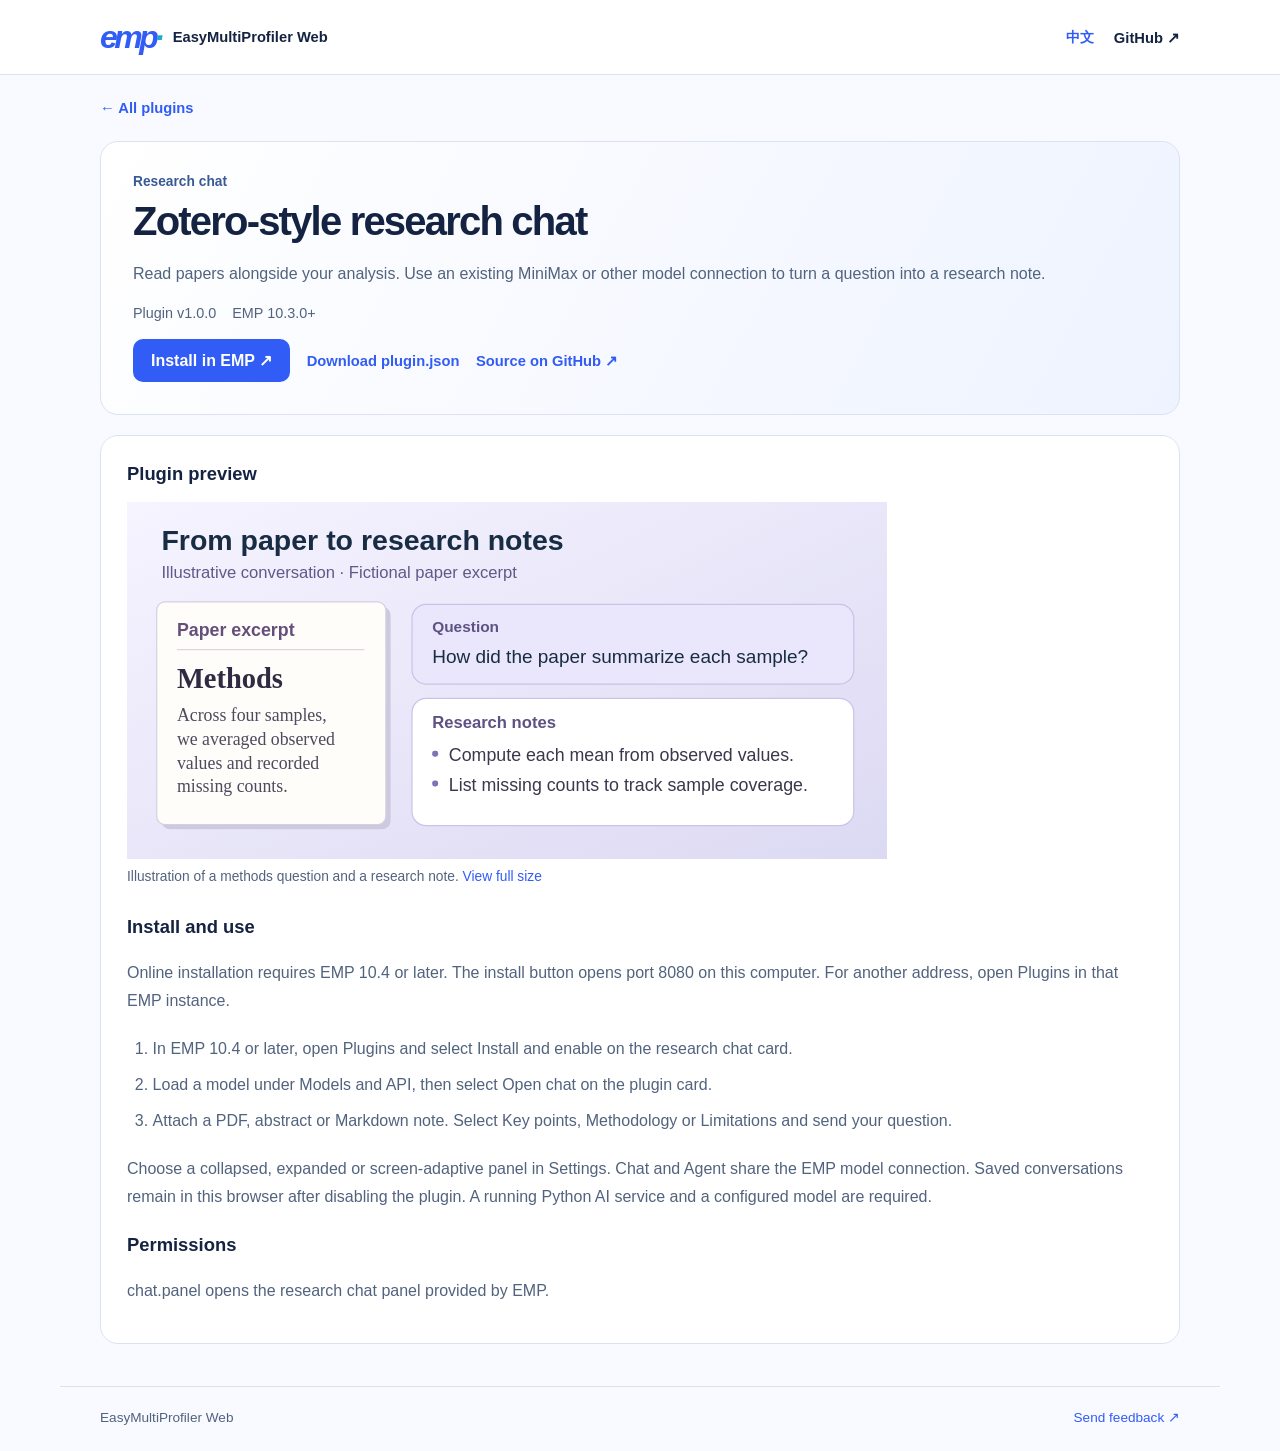
<file: en/examples/zotero-style-chat/index.html>
<!doctype html>
<html lang="en"><head><meta charset="utf-8"><meta name="viewport" content="width=device-width, initial-scale=1"><meta name="description" content="Read papers alongside your analysis. Use an existing MiniMax or other model connection to turn a question into a research note."><title>Zotero-style research chat · EMP Web</title><link rel="stylesheet" href="../../../store.css"></head>
<body><header><nav aria-label="Main navigation"><a class="brand" href="../../index.html"><b>emp<span>·</span></b><span>EasyMultiProfiler Web</span></a><div class="navlinks"><a class="language" hreflang="zh-CN" href="../../../examples/zotero-style-chat/index.html" lang="zh-CN">中文</a> <a href="https://github.com/xielab2017/EasyMultiProfiler-Web-Plugins" class="repo">GitHub ↗</a></div></nav></header><main><div class="back"><a href="../../index.html" class="">← All plugins</a></div>
<section class="detail"><div class="eyebrow">Research chat</div><h1>Zotero-style research chat</h1><p class="lead">Read papers alongside your analysis. Use an existing MiniMax or other model connection to turn a question into a research note.</p><div class="facts"><span>Plugin v1.0.0</span><span>EMP 10.3.0+</span></div><a href="http://127.0.0.1:8080/#plugins/zotero-style-chat" class="primary">Install in EMP ↗</a> <a class="source" href="../../../examples/zotero-style-chat/plugin.json" download="plugin.json">Download plugin.json</a> <a href="https://github.com/xielab2017/EasyMultiProfiler-Web-Plugins/tree/main/examples/zotero-style-chat" class="source">Source on GitHub ↗</a></section>
<section class="guide"><h2>Plugin preview</h2><figure><a href="../../../assets/previews/zotero-style-chat-en.svg"><img class="plugin-preview" loading="lazy" src="../../../assets/previews/zotero-style-chat-en.svg" alt="Illustration of a methods question and a research note."></a><figcaption>Illustration of a methods question and a research note. <a href="../../../assets/previews/zotero-style-chat-en.svg" class="">View full size</a></figcaption></figure><h2>Install and use</h2><p>Online installation requires EMP 10.4 or later. The install button opens port 8080 on this computer. For another address, open Plugins in that EMP instance.</p><ol><li>In EMP 10.4 or later, open Plugins and select Install and enable on the research chat card.</li><li>Load a model under Models and API, then select Open chat on the plugin card.</li><li>Attach a PDF, abstract or Markdown note. Select Key points, Methodology or Limitations and send your question.</li></ol><p>Choose a collapsed, expanded or screen-adaptive panel in Settings. Chat and Agent share the EMP model connection. Saved conversations remain in this browser after disabling the plugin. A running Python AI service and a configured model are required.</p><h2>Permissions</h2><p>chat.panel opens the research chat panel provided by EMP.</p></section></main><footer><span>EasyMultiProfiler Web</span><a href="https://github.com/xielab2017/EasyMultiProfiler-Web-Plugins/issues" class="">Send feedback ↗</a></footer></body></html>
</file>
<file: store.css>
:root{color-scheme:light;--blue:#315cf5;--ink:#152342;--muted:#52637e;--line:#dbe3f0;font-family:Inter,-apple-system,BlinkMacSystemFont,"PingFang SC","Microsoft YaHei",sans-serif;color:var(--ink);background:#f8faff}
*{box-sizing:border-box}body{margin:0}a{color:var(--blue);text-decoration:none}a:hover{text-decoration:underline}a:focus-visible,button:focus-visible,input:focus-visible{outline:3px solid #416bff;outline-offset:4px}header{background:#fff;border-bottom:1px solid var(--line)}nav,main,footer{max-width:1160px;margin:auto;padding:0 40px}nav{min-height:74px;display:flex;align-items:center;justify-content:space-between}.brand{display:flex;align-items:center;gap:12px;color:var(--ink);font-size:.92rem;font-weight:650}.brand b{font:800 italic 2rem/.9 Arial,sans-serif;color:var(--blue);letter-spacing:-.11em}.brand b span{color:#16aecc}.repo,.source,.back a{font-size:.92rem;font-weight:600}.repo{color:var(--ink)}.intro{margin-top:34px;padding:38px 44px 34px;border:1px solid #dbe5ff;border-radius:22px;background:radial-gradient(ellipse at 88% 2%,#c6d7ff 0%,transparent 44%),linear-gradient(115deg,#fff 0%,#eef3ff 66%,#dde9ff 100%)}.eyebrow{color:#395995;font-size:.86rem;font-weight:650;margin:0 0 10px}.intro h1,.detail h1{margin:0;font-weight:740;letter-spacing:-.045em}.intro h1{font-size:clamp(2.4rem,5vw,3.8rem);line-height:1.15}.intro h1 span{color:var(--blue)}.intro p,.lead{color:var(--muted);line-height:1.7}.intro form{max-width:510px;display:flex;align-items:center;gap:12px;background:#fff;border:1px solid #b9c9ed;border-radius:13px;padding:0 17px;box-shadow:0 4px 14px #2e54b80b}.intro input{width:100%;min-height:46px;border:0;background:none;font:inherit;color:inherit}.magnifier{display:inline-block;position:relative;width:15px;height:15px;flex:none;border:2px solid #697aa1;border-radius:50%}.magnifier:after{content:"";position:absolute;width:7px;height:2px;background:#697aa1;transform:rotate(45deg);right:-5px;bottom:-2px}.toolbar,.meta,.cardfoot,.detailhead,.facts,footer{display:flex;align-items:center}.toolbar{justify-content:space-between;margin:30px 0 17px;gap:12px}.filters{display:flex;flex-wrap:wrap;gap:6px}.filters button{padding:8px 14px;border:1px solid transparent;background:transparent;color:var(--muted);font:inherit;font-size:.9rem;border-radius:10px;cursor:pointer}.filters button[aria-pressed=true]{background:#e8eeff;border-color:#d3dfff;color:#254bd6;font-weight:650}#count{color:var(--muted);white-space:nowrap;font-size:.84rem}.grid{display:grid;grid-template-columns:repeat(2,minmax(0,1fr));gap:15px}.card,.detail,.guide{background:white;border:1px solid var(--line);border-radius:18px;padding:22px 26px}.card{display:flex;flex-direction:column;position:relative;transition:border-color .15s,box-shadow .15s}.card:hover,.card:focus-within{border-color:#aabcf6;box-shadow:0 5px 22px #243b7710}.card h2{font-size:1.25rem;margin:16px 0 0}.card h2 a{color:var(--ink)}.card h2 a:after{content:"";position:absolute;inset:0;border-radius:18px}.meta,.cardfoot{justify-content:space-between;color:var(--muted);font-size:.84rem}.icon{height:43px;width:43px;display:grid;place-items:center;font:700 1.25rem Inter,Arial,sans-serif;border-radius:13px}.icon-0{background:#e9edff;color:#4a51cb}.icon-1{background:#dff6f0;color:#147867}.icon-2{background:#e6f1fc;color:#2d6598}.icon-3{background:#fff0e1;color:#99572d}.card p{color:var(--muted);line-height:1.6;margin:8px 0 20px}.cardfoot{margin-top:auto}.cardfoot span:last-child{color:var(--blue);font-size:1.15rem}footer{justify-content:space-between;border-top:1px solid var(--line);margin-top:42px;padding-top:22px;padding-bottom:26px;font-size:.85rem;color:var(--muted)}.back{margin:24px 0}.detail{background:linear-gradient(118deg,#fff,#eef3ff);padding:32px}.detailhead{gap:16px}.detailhead .icon{width:56px;height:56px}.detail h1{font-size:clamp(1.6rem,4vw,2.5rem)}.facts{gap:16px;margin:18px 0;color:var(--muted);font-size:.9rem}.primary{display:inline-block;padding:12px 18px;background:var(--blue);border-radius:10px;color:white;font-weight:bold}.source{margin-left:12px}.guide{margin-top:20px;line-height:1.75}.guide h2{font-size:1.15rem;margin:18px 0 6px}.guide h2:first-child{margin-top:0}.guide ol{padding-left:1.6em}.guide p,.guide li{color:var(--muted)}.guide li{padding:4px 0}[hidden]{display:none!important}@media(max-width:650px){nav,main,footer{padding-inline:16px}nav{min-height:60px}.intro{padding:26px 20px;margin-top:16px}.toolbar{align-items:flex-start;flex-direction:column;margin-top:20px}.filters{gap:2px}.filters button{padding:7px 9px}.grid{grid-template-columns:1fr}.card,.guide,.detail{padding:19px}.brand{font-size:.8rem}.source{display:inline-block;margin-top:8px}footer{gap:10px}}
.navlinks{display:flex;align-items:center;gap:20px}.language{font-size:.9rem;font-weight:600}.card>.plugin-preview{margin:0 0 15px;width:100%;background:#f5f8ff;border-radius:10px}.card .meta span:first-child{color:#3d5bb0;font-weight:600}.card h2{margin-top:10px}.card p{margin-bottom:0}.guide figure{margin:12px 0 22px}.guide figure .plugin-preview{display:block;width:100%;max-width:760px}.guide figcaption{color:var(--muted);font-size:.86rem;margin-top:6px}.card .plugin-preview{aspect-ratio:32/15;object-fit:contain}.guide .plugin-preview{height:auto}.card h2 a:focus-visible:after{outline:3px solid var(--blue)}
</file>
